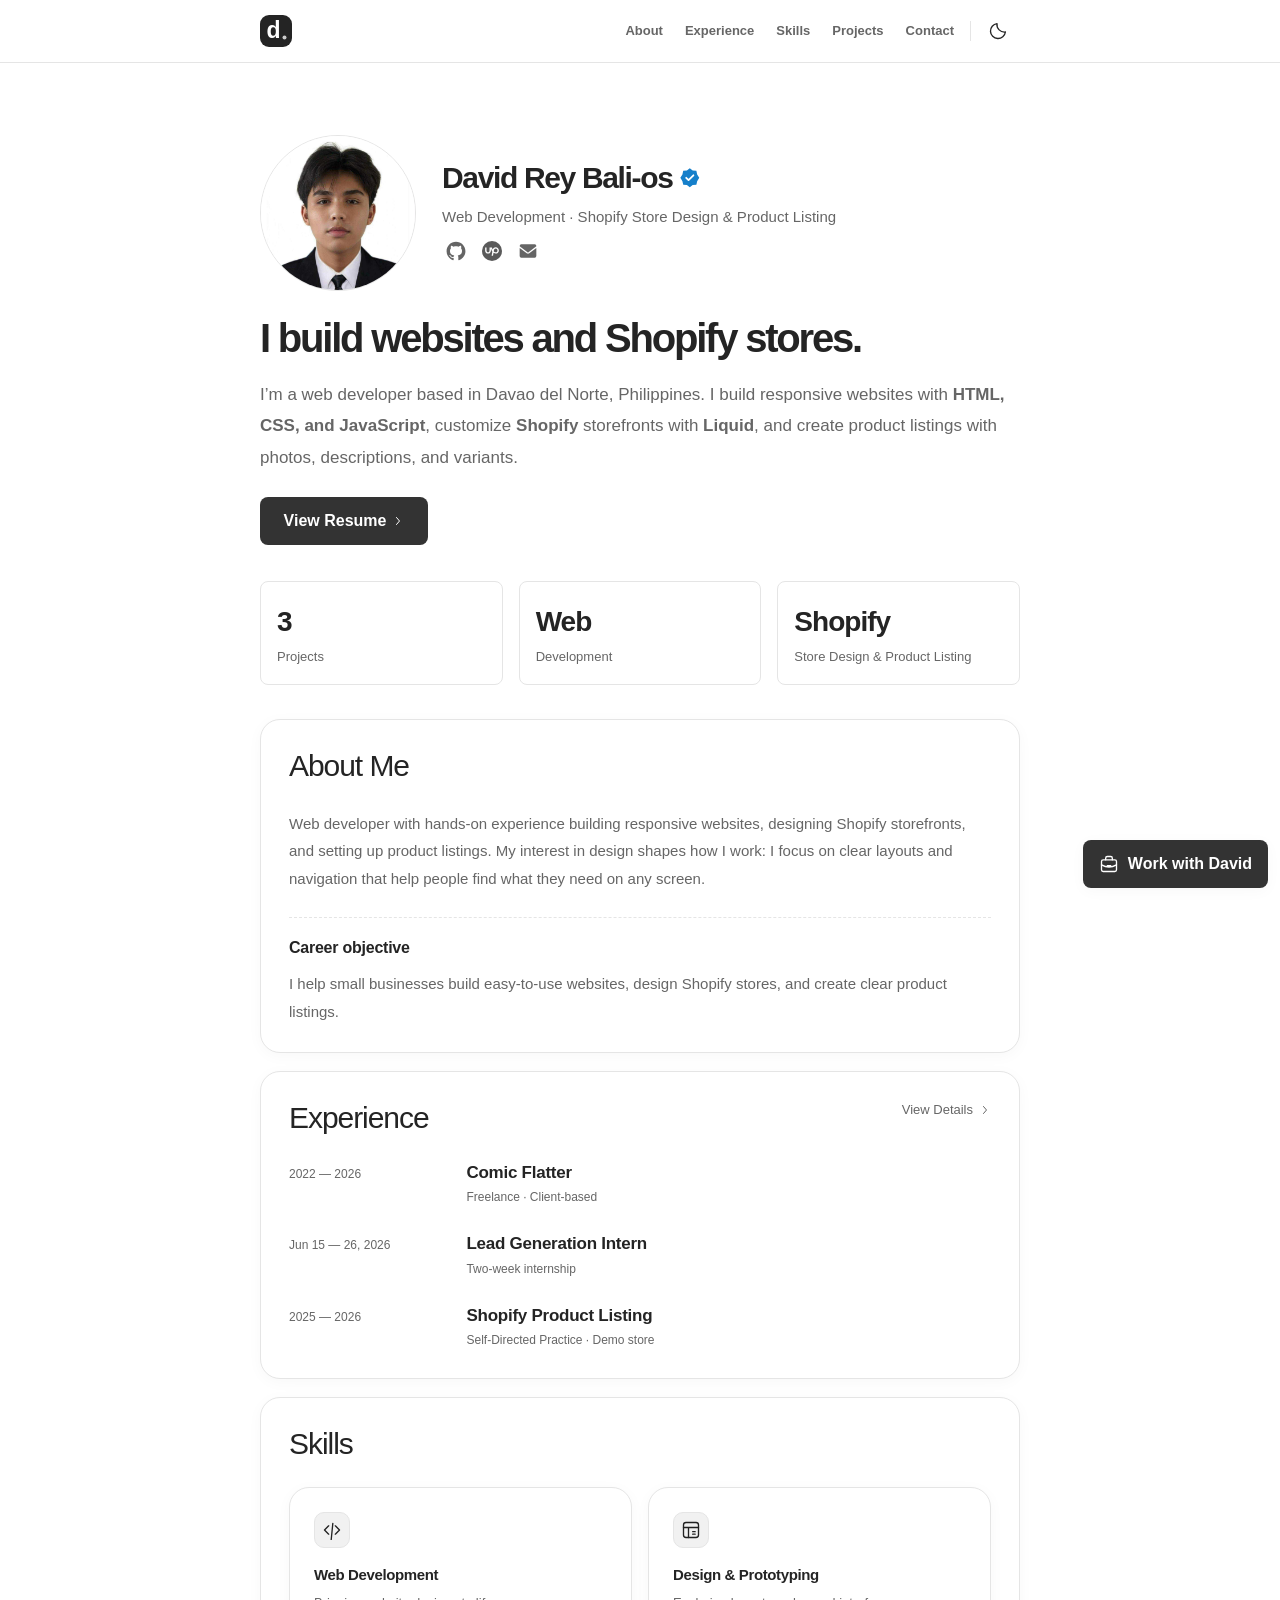
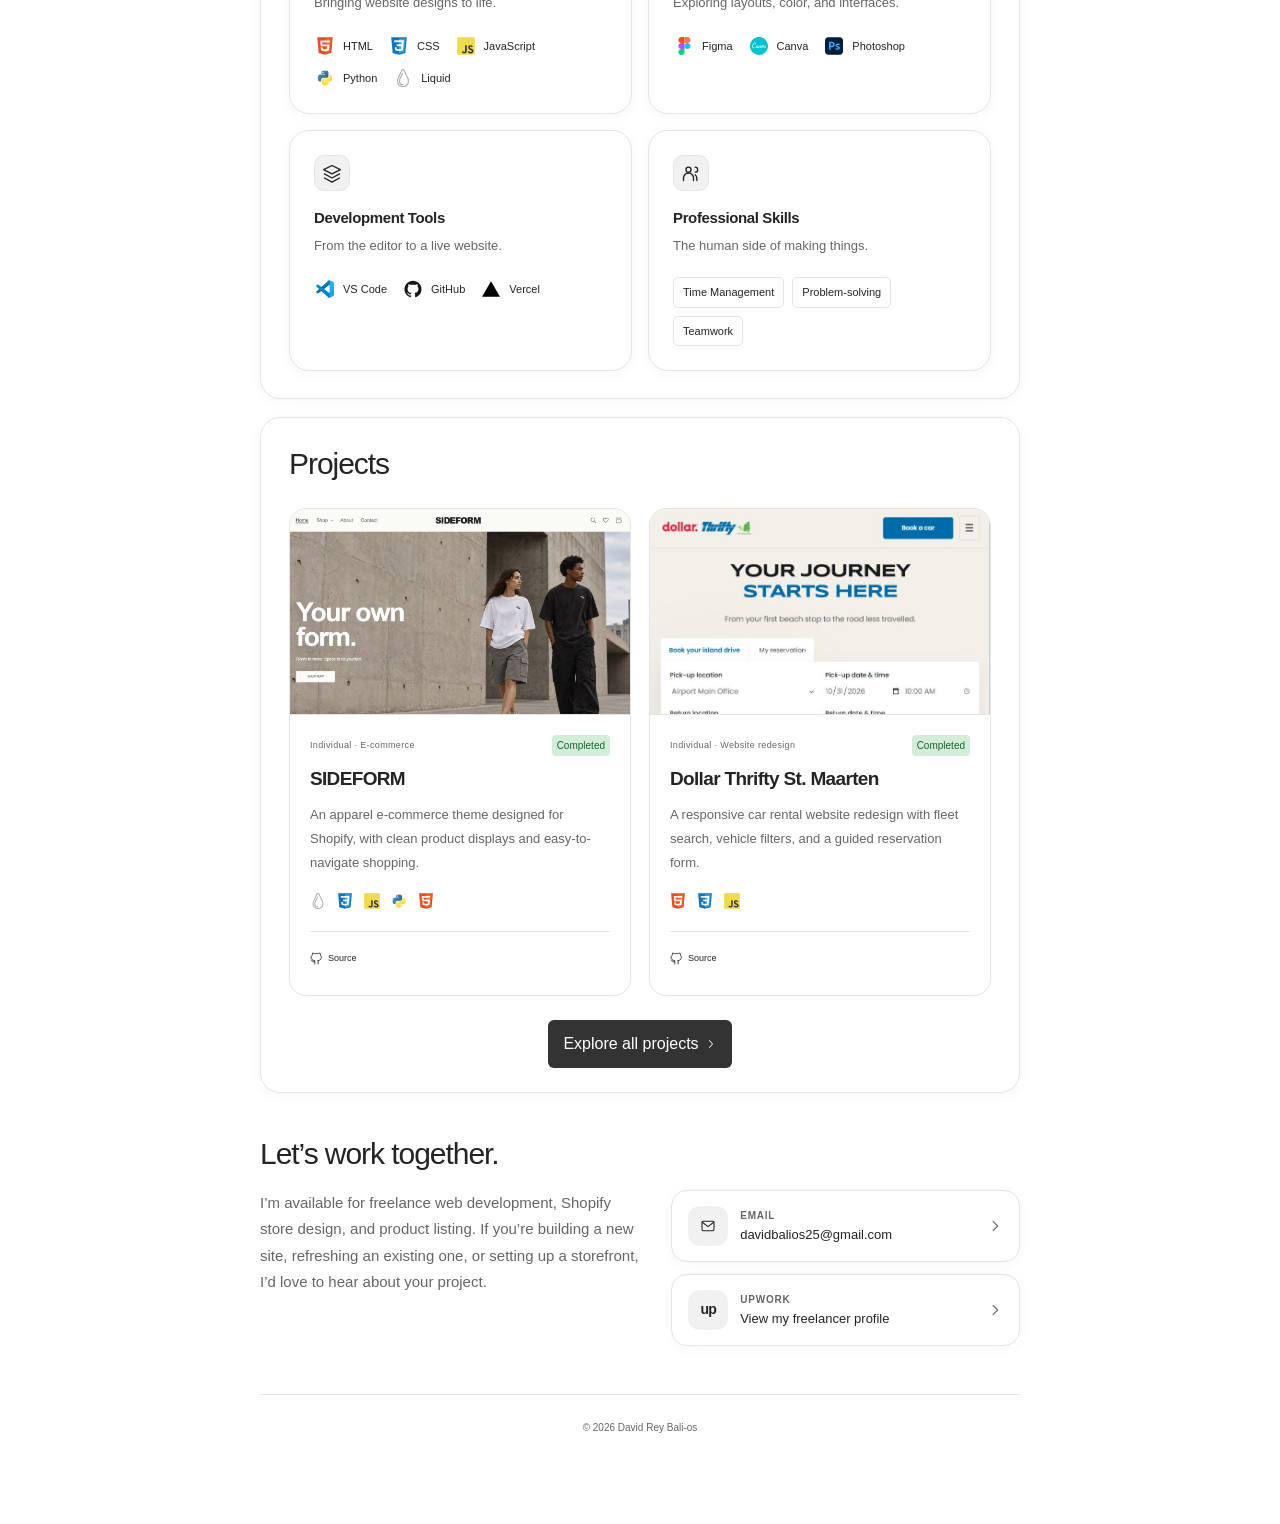
<file: index.html>
<!doctype html>
<html lang="en">
  <head>
    <meta charset="UTF-8" />
    <meta name="viewport" content="width=device-width, initial-scale=1.0" />
    <meta name="format-detection" content="telephone=no, email=no, address=no" />
    <meta name="theme-color" content="#333333" />
    <meta
      name="description"
      content="David Rey Bali-os is a web developer based in Davao del Norte, Philippines, focused on responsive websites and Shopify store design."
    />
    <meta
      property="og:title"
      content="David Rey Bali-os | Web Development &amp; Shopify Store Design"
    />
    <meta
      property="og:description"
      content="Explore my work in web development and Shopify store design."
    />
    <meta property="og:type" content="website" />
    <title>David Rey Bali-os | Web Development &amp; Shopify Store Design</title>
    <link rel="icon" type="image/svg+xml" href="assets/favicon.svg" />
    <script>
      try {
        if (localStorage.getItem("portfolio-theme") === "dark") {
          document.documentElement.dataset.theme = "dark";
        }
      } catch {}
    </script>
    <link rel="stylesheet" href="styles.css" />
    <script src="script.js" defer></script>
  </head>
  <body>
    <svg
      class="icon-library"
      xmlns="http://www.w3.org/2000/svg"
      aria-hidden="true"
    >
      <symbol id="chevron-right" viewBox="0 0 12 12">
        <path d="m4.5 2.5 3 3.5-3 3.5" fill="none" stroke="currentColor" stroke-linecap="round" stroke-linejoin="round" />
      </symbol>
      <symbol id="code" viewBox="0 0 24 24">
        <path d="m8 7-5 5 5 5m8-10 5 5-5 5m-3-13-2 20" />
      </symbol>
      <symbol id="design" viewBox="0 0 24 24">
        <rect x="3" y="3" width="18" height="18" rx="3" />
        <path d="M3 9h18M9 9v12m5-7h3m-3 3h3" />
      </symbol>
      <symbol id="layers" viewBox="0 0 24 24">
        <path d="m12 3 10 5-10 5L2 8Zm-9 10 9 5 9-5M3 18l9 5 9-5" />
      </symbol>
      <symbol id="people" viewBox="0 0 24 24">
        <circle cx="9" cy="8" r="3" />
        <path
          d="M3 21v-3a6 6 0 0 1 12 0v3m2-16a3 3 0 0 1 0 6m2 10v-3a6 6 0 0 0-2-4"
        />
      </symbol>
      <symbol id="pin" viewBox="0 0 24 24">
        <path d="M20 10c0 6-8 12-8 12S4 16 4 10a8 8 0 1 1 16 0Z" />
        <circle cx="12" cy="10" r="2.5" />
      </symbol>
      <symbol id="mail" viewBox="0 0 24 24">
        <rect x="3" y="5" width="18" height="14" rx="2" />
        <path d="m3 6 9 7 9-7" />
      </symbol>
      <symbol id="phone" viewBox="0 0 24 24">
        <path d="m7 3 3 5-3 3a16 16 0 0 0 6 6l3-3 5 3-1 4C11 23 1 13 3 4Z" />
      </symbol>
      <symbol id="award" viewBox="0 0 24 24">
        <circle cx="12" cy="9" r="6" />
        <path d="m8 14-2 8 6-3 6 3-2-8" />
      </symbol>
      <symbol id="github" viewBox="0 0 24 24">
        <path
          d="M9 22v-4c-4 1-4-2-6-2m12 6v-4c0-1-.4-2-1-2 4-.5 7-2 7-6 0-2-.7-3-2-4 .3-1 .3-3-.3-4-2 0-4 1-4 1-2-.5-4-.5-6 0 0 0-2-1-4-1-.6 1-.6 3-.3 4C3 7 2 8 2 10c0 4 3 5.5 7 6-.6.5-1 1-1 2"
        />
      </symbol>
      <symbol id="spark" viewBox="0 0 24 24">
        <path
          d="M12 1c1 7 4 10 11 11-7 1-10 4-11 11C11 16 8 13 1 12 8 11 11 8 12 1Z"
        />
      </symbol>
    </svg>

    <a class="skip-link" href="#main">Skip to content</a>
    <div class="page-frame" id="home">
      <header class="site-header">
      <nav class="section-menu" aria-label="Portfolio navigation">
        <a class="nav-logo" href="#home" aria-label="David Rey Bali-os, back to top">
          <img src="assets/favicon.svg" width="32" height="32" alt="" />
        </a>
        <div class="section-menu-links" id="section-menu-links">
          <a href="#about">About</a>
          <a href="#experience">Experience</a>
          <a href="#skills">Skills</a>
          <a href="#projects">Projects</a>
          <a href="#contact">Contact</a>
        </div>
        <button class="theme-toggle" type="button" aria-label="Dark mode" aria-pressed="false" hidden>
          <svg class="icon theme-moon" viewBox="0 0 24 24" aria-hidden="true">
            <path d="M20.9 13.2A9 9 0 0 1 10.8 3.1 9 9 0 1 0 20.9 13.2Z" />
          </svg>
          <svg class="icon theme-sun" viewBox="0 0 24 24" aria-hidden="true">
            <circle cx="12" cy="12" r="4" />
            <path d="M12 2v2m0 16v2M2 12h2m16 0h2M5 5l1.4 1.4m11.2 11.2L19 19M5 19l1.4-1.4M17.6 6.4 19 5" />
          </svg>
        </button>
        <button class="menu-toggle" type="button" aria-label="Toggle section navigation" aria-expanded="false" aria-controls="section-menu-links" hidden>
          <span class="burger-icon" aria-hidden="true"><span></span><span></span><span></span></span>
        </button>
      </nav>
      </header>
      <main id="main">
        <section class="intro-hero" aria-labelledby="intro-title">
          <div class="intro-profile">
            <img class="intro-portrait" src="assets/portrait.jpg" width="156" height="156"
              alt="David Rey Bali-os" fetchpriority="high" />
            <div>
              <p class="intro-name">David Rey <span class="intro-name-ending">Bali-os
                <svg class="intro-badge" viewBox="0 0 24 24" aria-hidden="true" focusable="false">
                  <path fill="#157fca" d="M12 1.5 15.2 4l4.1.2.9 4 2.3 3.8-2.3 3.8-.9 4-4.1.2-3.2 2.5L8.8 20l-4.1-.2-.9-4L1.5 12l2.3-3.8.9-4L8.8 4Z" />
                  <path d="m8 12 2.6 2.6 5.4-5.4" fill="none" stroke="white" stroke-width="2" stroke-linecap="round" stroke-linejoin="round" />
                </svg></span>
              </p>
              <p class="intro-role">Web Development · Shopify Store Design &amp; Product Listing</p>
              <div
                class="social-strip profile-social"
                aria-label="Professional and social profiles"
              >
                <a
                  href="https://github.com/davidxx22"
                  target="_blank"
                  rel="noopener noreferrer"
                  aria-label="GitHub (opens in a new tab)"
                  title="GitHub"
                  ><span class="intro-github" aria-hidden="true"></span></a>
                <a
                  href="https://www.upwork.com/freelancers/~0166466e7a59f8c428"
                  target="_blank"
                  rel="noopener noreferrer"
                  aria-label="Upwork (opens in a new tab)"
                  title="Upwork"
                  ><span class="intro-upwork" aria-hidden="true"></span></a>
                <a
                  href="https://mail.google.com/mail/?view=cm&amp;fs=1&amp;to=davidbalios25%40gmail.com&amp;su=Project%20Inquiry"
                  target="_blank"
                  rel="noopener noreferrer"
                  aria-label="Compose an email in Gmail (opens in a new tab)"
                  title="Email"
                  ><svg class="intro-social-icon" viewBox="0 0 24 24" aria-hidden="true">
                    <path d="M4 4h16a2 2 0 0 1 2 2v.4l-9.4 7.1a1 1 0 0 1-1.2 0L2 6.4V6a2 2 0 0 1 2-2Z" />
                    <path d="m2 8.3 8.5 6.4a2.5 2.5 0 0 0 3 0L22 8.3V18a2 2 0 0 1-2 2H4a2 2 0 0 1-2-2Z" />
                  </svg></a>
              </div>
            </div>
          </div>
          <h1 id="intro-title">I build websites and Shopify stores.</h1>
          <p class="intro-summary">
            I’m a web developer based in Davao del Norte, Philippines. I build responsive websites
            with <strong>HTML, CSS, and JavaScript</strong>, customize <strong>Shopify</strong>
            storefronts with <strong>Liquid</strong>, and create product listings with photos,
            descriptions, and variants.
          </p>
          <button class="button intro-action" type="button" disabled>
            View Resume
            <svg width="12" height="12" aria-hidden="true"><use href="#chevron-right" /></svg>
          </button>
          <ul class="intro-highlights" aria-label="Portfolio highlights">
            <li><strong>3</strong><span>Projects</span></li>
            <li><strong>Web</strong><span>Development</span></li>
            <li><strong>Shopify</strong><span>Store Design &amp; Product Listing</span></li>
          </ul>
        </section>
        <section
          id="about"
          class="panel about-section section-anchor reveal"
          aria-labelledby="about-title"
        >
          <div class="panel-heading">
            <h2 id="about-title">About Me</h2>
          </div>
          <div class="about-grid">
            <p>
              Web developer with hands-on experience building responsive websites, designing
              Shopify storefronts, and setting up product listings. My interest in design shapes
              how I work: I focus on clear layouts and navigation that help people find what
              they need on any screen.
            </p>
            <div class="objective">
              <h3>Career objective</h3>
              <p>
                I help small businesses build easy-to-use websites, design Shopify stores,
                and create clear product listings.
              </p>
            </div>
          </div>
        </section>
        <section id="experience" class="panel section-anchor reveal" aria-labelledby="experience-title">
          <div class="panel-heading">
            <h2 id="experience-title">Experience</h2>
            <a class="page-nav-link" href="experience.html">
              View Details
              <svg width="12" height="12" aria-hidden="true"><use href="#chevron-right" /></svg>
            </a>
          </div>
          <div class="experience-list">
            <article>
              <p class="timeline-date">2022 — 2026</p>
              <div>
                <h3>Comic Flatter</h3>
                <p class="entry-label">Freelance · Client-based</p>
              </div>
            </article>
            <article>
              <p class="timeline-date">Jun 15 — 26, 2026</p>
              <div>
                <h3>Lead Generation Intern</h3>
                <p class="entry-label">Two-week internship</p>
              </div>
            </article>
            <article>
              <p class="timeline-date">2025 — 2026</p>
              <div>
                <h3>Shopify Product Listing</h3>
                <p class="entry-label">Self-Directed Practice · Demo store</p>
              </div>
            </article>
          </div>
        </section>
        <section
          id="skills"
          class="panel section section-anchor skills-section"
          aria-labelledby="skills-title"
        >
          <div class="container skills-layout">
            <div class="panel-heading reveal">
              <h2 id="skills-title">Skills</h2>
            </div>
            <div class="skills-grid">
              <article class="skill-card reveal">
                <div class="skill-card-top">
                  <span class="skill-icon"
                    ><svg class="icon" aria-hidden="true">
                      <use href="#code" /></svg
                  ></span>
                </div>
                <h3>Web Development</h3>
                <p>Bringing website designs to life.</p>
                <ul class="skill-tags">
                  <li>
                    <span class="tool-mark html-mark" aria-hidden="true"
                      ><img
                        src="assets/icons/html5.svg"
                        alt=""
                        width="18"
                        height="18"
                        loading="lazy" /></span
                    >HTML
                  </li>
                  <li>
                    <span class="tool-mark css-mark" aria-hidden="true"
                      ><img
                        src="assets/icons/css3.svg"
                        alt=""
                        width="18"
                        height="18"
                        loading="lazy" /></span
                    >CSS
                  </li>
                  <li>
                    <span class="tool-mark js-mark" aria-hidden="true"
                      ><img
                        src="assets/icons/javascript.svg"
                        alt=""
                        width="18"
                        height="18"
                        loading="lazy" /></span
                    >JavaScript
                  </li>
                  <li>
                    <span class="tool-mark python-mark" aria-hidden="true"
                      ><img
                        src="assets/icons/python.svg"
                        alt=""
                        width="18"
                        height="18"
                        loading="lazy" /></span
                    >Python
                  </li>
                  <li>
                    <span class="tool-mark liquid-mark" aria-hidden="true"
                      ><img
                        src="assets/icons/liquid.png"
                        alt=""
                        width="18"
                        height="18"
                        loading="lazy" /></span
                    >Liquid
                  </li>
                </ul>
              </article>
              <article class="skill-card reveal">
                <div class="skill-card-top">
                  <span class="skill-icon"
                    ><svg class="icon" aria-hidden="true">
                      <use href="#design" /></svg
                  ></span>
                </div>
                <h3>Design &amp; Prototyping</h3>
                <p>Exploring layouts, color, and interfaces.</p>
                <ul class="skill-tags">
                  <li>
                    <span class="tool-mark figma-mark" aria-hidden="true"
                      ><img
                        src="assets/icons/figma.svg"
                        alt=""
                        width="18"
                        height="18"
                        loading="lazy" /></span
                    >Figma
                  </li>
                  <li>
                    <span class="tool-mark canva-mark" aria-hidden="true"
                      ><img
                        src="assets/icons/canva.svg"
                        alt=""
                        width="18"
                        height="18"
                        loading="lazy" /></span
                    >Canva
                  </li>
                  <li>
                    <span class="tool-mark ps-mark" aria-hidden="true"
                      ><img
                        src="assets/icons/photoshop.svg"
                        alt=""
                        width="18"
                        height="18"
                        loading="lazy" /></span
                    >Photoshop
                  </li>
                </ul>
              </article>
              <article class="skill-card reveal">
                <div class="skill-card-top">
                  <span class="skill-icon"
                    ><svg class="icon" aria-hidden="true">
                      <use href="#layers" /></svg
                  ></span>
                </div>
                <h3>Development Tools</h3>
                <p>From the editor to a live website.</p>
                <ul class="skill-tags">
                  <li>
                    <span class="tool-mark vscode-mark" aria-hidden="true"
                      ><img
                        src="assets/icons/vscode.svg"
                        alt=""
                        width="18"
                        height="18"
                        loading="lazy" /></span
                    >VS Code
                  </li>
                  <li>
                    <span class="tool-mark github-mark" aria-hidden="true"
                      ><img
                        src="assets/icons/github.svg"
                        alt=""
                        width="18"
                        height="18"
                        loading="lazy" /></span
                    >GitHub
                  </li>
                  <li>
                    <span class="tool-mark vercel-mark" aria-hidden="true"
                      ><img
                        src="assets/icons/vercel.svg"
                        alt=""
                        width="18"
                        height="18"
                        loading="lazy" /></span
                    >Vercel
                  </li>
                </ul>
              </article>
              <article class="skill-card reveal">
                <div class="skill-card-top">
                  <span class="skill-icon"
                    ><svg class="icon" aria-hidden="true">
                      <use href="#people" /></svg
                  ></span>
                </div>
                <h3>Professional Skills</h3>
                <p>The human side of making things.</p>
                <ul class="professional-list">
                  <li>Time Management</li>
                  <li>Problem-solving</li>
                  <li>Teamwork</li>
                </ul>
              </article>
            </div>
          </div>
        </section>
        <section
          id="projects"
          class="panel section section-anchor projects-section"
          aria-labelledby="projects-title"
        >
          <div class="container">
            <div class="panel-heading reveal">
              <h2 id="projects-title">Projects</h2>
            </div>
            <div class="project-grid" id="project-grid">
              <article
                class="project-card reveal"
                data-category="individual"
                data-project="sideform"
              >
                <a
                  class="project-image"
                  href="https://sideform.vercel.app/"
                  target="_blank"
                  rel="noopener noreferrer"
                  aria-label="Visit SIDEFORM (opens in a new tab)"
                  ><img
                    src="assets/projects/sideform.png"
                    width="1265"
                    height="712"
                    alt="SIDEFORM apparel storefront with a streetwear campaign and shop navigation"
                    loading="lazy" /></a>
                <div class="project-body">
                  <div class="project-meta">
                    <span>Individual · E-commerce</span
                    ><span class="completed">Completed</span>
                  </div>
                  <h3>SIDEFORM</h3>
                  <p>
                    An apparel e-commerce theme designed for Shopify, with
                    clean product displays and easy-to-navigate shopping.
                  </p>
                  <ul class="project-tech" aria-label="Technologies used">
                    <li title="Liquid"><img src="assets/icons/liquid.png" width="16" height="16" alt="Liquid" loading="lazy" /></li>
                    <li title="CSS"><img src="assets/icons/css3.svg" width="16" height="16" alt="CSS" loading="lazy" /></li>
                    <li title="JavaScript"><img src="assets/icons/javascript.svg" width="16" height="16" alt="JavaScript" loading="lazy" /></li>
                    <li title="Python"><img src="assets/icons/python.svg" width="16" height="16" alt="Python" loading="lazy" /></li>
                    <li title="HTML"><img src="assets/icons/html5.svg" width="16" height="16" alt="HTML" loading="lazy" /></li>
                  </ul>
                  <div class="project-actions">
                    <a
                      href="https://github.com/davidxx22/sideform"
                      target="_blank"
                      rel="noopener noreferrer"
                      aria-label="SIDEFORM source code on GitHub (opens in a new tab)"
                      ><svg class="icon" aria-hidden="true">
                        <use href="#github" />
                      </svg>
                      Source</a
                    >
                  </div>
                </div>
              </article>
              <article class="project-card reveal" data-category="individual" data-project="dollar-thrifty">
                <a class="project-image" href="https://dollarthriftysxm.vercel.app/"
                  target="_blank" rel="noopener noreferrer"
                  aria-label="Visit the Dollar Thrifty redesign (opens in a new tab)">
                  <img src="assets/projects/dollar-thrifty.jpg" width="753" height="980"
                    alt="Dollar Thrifty St. Maarten redesign showing the homepage and rental search form"
                    loading="lazy" />
                </a>
                <div class="project-body">
                  <div class="project-meta">
                    <span>Individual · Website redesign</span><span class="completed">Completed</span>
                  </div>
                  <h3>Dollar Thrifty St. Maarten</h3>
                  <p>A responsive car rental website redesign with fleet search, vehicle filters, and a guided reservation form.</p>
                  <ul class="project-tech" aria-label="Technologies used">
                    <li title="HTML"><img src="assets/icons/html5.svg" width="16" height="16" alt="HTML" loading="lazy" /></li>
                    <li title="CSS"><img src="assets/icons/css3.svg" width="16" height="16" alt="CSS" loading="lazy" /></li>
                    <li title="JavaScript"><img src="assets/icons/javascript.svg" width="16" height="16" alt="JavaScript" loading="lazy" /></li>
                  </ul>
                  <div class="project-actions">
                    <a href="https://github.com/davidxx22/dollar-thrifty-st.maarten-redesign"
                      target="_blank" rel="noopener noreferrer"
                      aria-label="Dollar Thrifty redesign source code on GitHub (opens in a new tab)">
                      <svg class="icon" aria-hidden="true"><use href="#github" /></svg>
                      Source
                    </a>
                  </div>
                </div>
              </article>
            </div>
            <p class="more-projects">
              <a class="button button-primary" href="projects.html">
                Explore all projects
                <svg width="12" height="12" aria-hidden="true"><use href="#chevron-right" /></svg>
              </a>
            </p>
          </div>
        </section>
        <section
          id="contact"
          class="section section-anchor contact-section"
          aria-labelledby="contact-title"
        >
          <h2 id="contact-title">Let’s work together.</h2>
          <div class="contact-grid">
            <p>
              I’m available for freelance web development, Shopify store design, and product listing.
              If you’re building a new site, refreshing an existing one, or setting
              up a storefront, I’d love to hear about your project.
            </p>
            <div class="contact-info">
              <a class="contact-item" href="https://mail.google.com/mail/?view=cm&amp;fs=1&amp;to=davidbalios25%40gmail.com&amp;su=Project%20Inquiry" target="_blank" rel="noopener noreferrer">
                <span class="contact-icon"><svg class="icon" aria-hidden="true"><use href="#mail" /></svg></span>
                <span><small>Email</small><strong>davidbalios25@gmail.com</strong></span>
                <svg class="icon contact-arrow" viewBox="0 0 24 24" aria-hidden="true"><path d="m9 5 7 7-7 7" /></svg>
              </a>
              <a class="contact-item" href="https://www.upwork.com/freelancers/~0166466e7a59f8c428" target="_blank" rel="noopener noreferrer">
                <span class="contact-icon"><span class="upwork-mark" aria-hidden="true">up</span></span>
                <span><small>Upwork</small><strong>View my freelancer profile</strong></span>
                <svg class="icon contact-arrow" viewBox="0 0 24 24" aria-hidden="true"><path d="m9 5 7 7-7 7" /></svg>
              </a>
            </div>
          </div>
        </section>
      </main>
      <footer class="site-footer">
        <p>© <span id="current-year">2026</span> David Rey Bali-os</p>
      </footer>
    </div>
    <div class="floating-actions">
      <a class="back-to-top" href="#home" aria-label="Back to top" hidden>
        <svg class="icon" viewBox="0 0 24 24" aria-hidden="true">
          <path d="m6 15 6-6 6 6" />
        </svg>
      </a>
      <details class="work-widget">
        <summary>
          <svg class="icon" viewBox="0 0 24 24" aria-hidden="true">
            <rect x="3" y="7" width="18" height="14" rx="2" />
            <path d="M8 7V5a2 2 0 0 1 2-2h4a2 2 0 0 1 2 2v2M3 13a18 18 0 0 0 18 0m-11 1h4" />
          </svg>
          Work with David
        </summary>
        <section class="work-panel" aria-labelledby="work-title">
          <h2 id="work-title">Work with David</h2>
          <button class="work-close" type="button" aria-label="Close contact options" hidden>×</button>
          <p>Have a project in mind? Let’s connect.</p>
          <a href="https://mail.google.com/mail/?view=cm&amp;fs=1&amp;to=davidbalios25%40gmail.com&amp;su=Project%20Inquiry" target="_blank" rel="noopener noreferrer">
            <span class="work-icon"><svg class="icon" aria-hidden="true"><use href="#mail" /></svg></span>
            <span><strong>Send an email</strong><small>Projects &amp; inquiries</small></span>
            <svg class="work-arrow" width="12" height="12" aria-hidden="true"><use href="#chevron-right" /></svg>
          </a>
          <a href="https://www.upwork.com/freelancers/~0166466e7a59f8c428" target="_blank" rel="noopener noreferrer">
            <span class="work-icon"><span class="upwork-mark" aria-hidden="true">up</span></span>
            <span><strong>Connect on Upwork</strong><small>View my freelancer profile</small></span>
            <svg class="work-arrow" width="12" height="12" aria-hidden="true"><use href="#chevron-right" /></svg>
          </a>
        </section>
      </details>
    </div>
  </body>
</html>
</file>
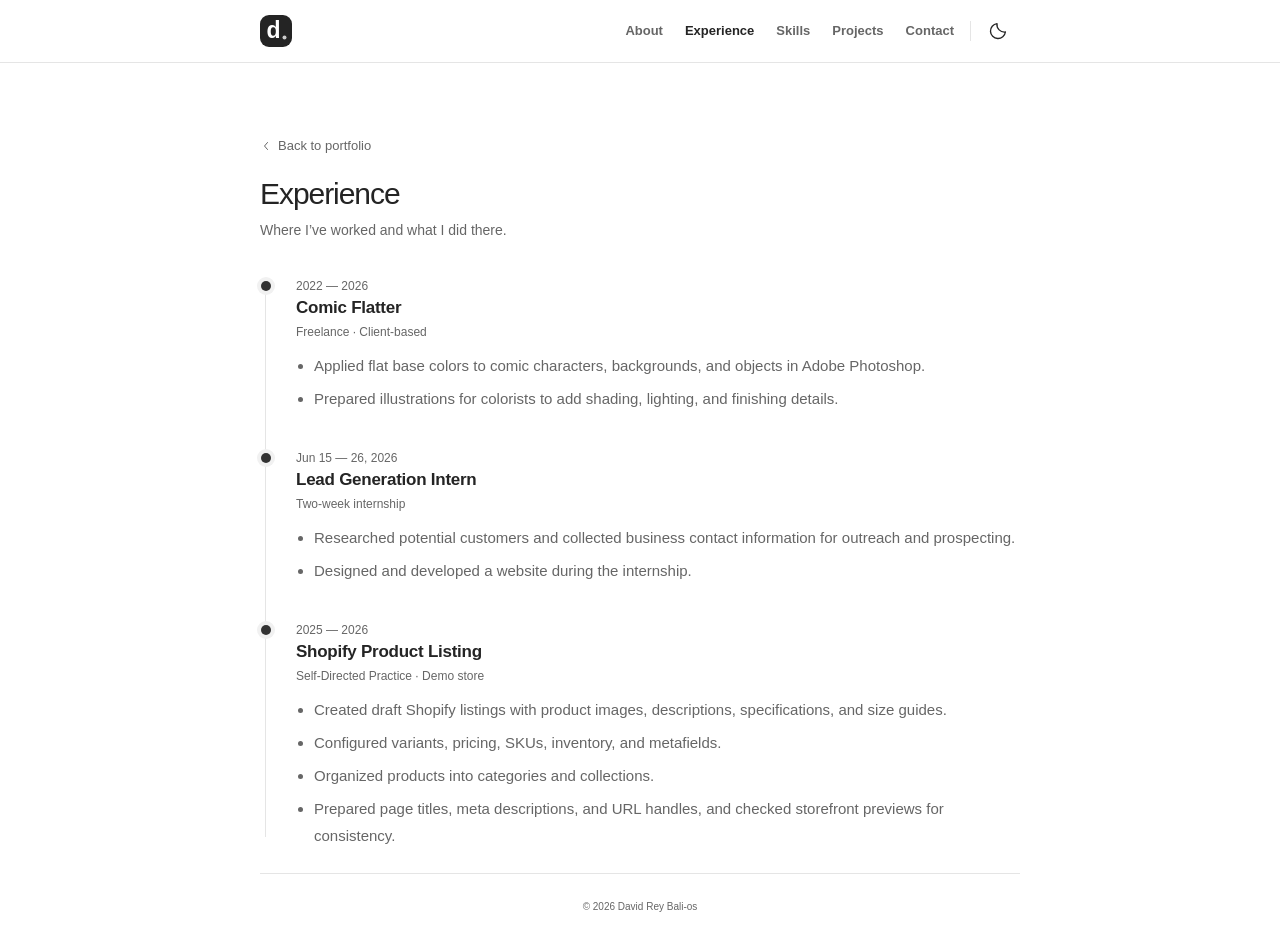
<file: experience.html>
<!doctype html>
<html lang="en">
  <head>
    <meta charset="UTF-8" />
    <meta name="viewport" content="width=device-width, initial-scale=1.0" />
    <title>Experience | David Rey Bali-os</title>
    <link rel="icon" type="image/svg+xml" href="assets/favicon.svg" />
    <script>
      try {
        if (localStorage.getItem("portfolio-theme") === "dark") {
          document.documentElement.dataset.theme = "dark";
        }
      } catch {}
    </script>
    <link rel="stylesheet" href="styles.css" />
    <script src="script.js" defer></script>
  </head>
  <body>
    <a class="skip-link" href="#main">Skip to content</a>
    <div class="page-frame">
      <header class="site-header">
        <nav class="section-menu" aria-label="Portfolio navigation">
          <a class="nav-logo" href="index.html#home" aria-label="David Rey Bali-os, home">
            <img src="assets/favicon.svg" width="32" height="32" alt="" />
          </a>
          <div class="section-menu-links" id="section-menu-links">
            <a href="index.html#about">About</a>
            <a href="experience.html" aria-current="page">Experience</a>
            <a href="index.html#skills">Skills</a>
            <a href="index.html#projects">Projects</a>
            <a href="index.html#contact">Contact</a>
          </div>
          <button class="theme-toggle" type="button" aria-label="Dark mode" aria-pressed="false" hidden>
            <svg class="icon theme-moon" viewBox="0 0 24 24" aria-hidden="true">
              <path d="M20.9 13.2A9 9 0 0 1 10.8 3.1 9 9 0 1 0 20.9 13.2Z" />
            </svg>
            <svg class="icon theme-sun" viewBox="0 0 24 24" aria-hidden="true">
              <circle cx="12" cy="12" r="4" />
              <path d="M12 2v2m0 16v2M2 12h2m16 0h2M5 5l1.4 1.4m11.2 11.2L19 19M5 19l1.4-1.4M17.6 6.4 19 5" />
            </svg>
          </button>
          <button class="menu-toggle" type="button" aria-label="Toggle section navigation" aria-expanded="false" aria-controls="section-menu-links" hidden>
            <span class="burger-icon" aria-hidden="true"><span></span><span></span><span></span></span>
          </button>
        </nav>
      </header>
      <main id="main" class="experience-page">
        <a class="page-nav-link portfolio-back-link" href="index.html#experience">
          <svg width="12" height="12" viewBox="0 0 12 12" fill="none" aria-hidden="true">
            <path d="m7.5 2.5-3 3.5 3 3.5" stroke="currentColor" stroke-linecap="round" stroke-linejoin="round" />
          </svg>
          Back to portfolio
        </a>
        <header>
          <h1>Experience</h1>
          <p>Where I’ve worked and what I did there.</p>
        </header>
        <div class="timeline">
          <article>
            <p class="timeline-date">2022 — 2026</p>
            <div>
              <h3>Comic Flatter</h3>
              <p class="entry-label">Freelance · Client-based</p>
              <ul class="experience-duties">
                <li>Applied flat base colors to comic characters, backgrounds, and objects in Adobe Photoshop.</li>
                <li>Prepared illustrations for colorists to add shading, lighting, and finishing details.</li>
              </ul>
            </div>
          </article>
          <article>
            <p class="timeline-date">Jun 15 — 26, 2026</p>
            <div>
              <h3>Lead Generation Intern</h3>
              <p class="entry-label">Two-week internship</p>
              <ul class="experience-duties">
                <li>Researched potential customers and collected business contact information for outreach and prospecting.</li>
                <li>Designed and developed a website during the internship.</li>
              </ul>
            </div>
          </article>
          <article>
            <p class="timeline-date">2025 — 2026</p>
            <div>
              <h3>Shopify Product Listing</h3>
              <p class="entry-label">Self-Directed Practice · Demo store</p>
              <ul class="experience-duties">
                <li>Created draft Shopify listings with product images, descriptions, specifications, and size guides.</li>
                <li>Configured variants, pricing, SKUs, inventory, and metafields.</li>
                <li>Organized products into categories and collections.</li>
                <li>Prepared page titles, meta descriptions, and URL handles, and checked storefront previews for consistency.</li>
              </ul>
            </div>
          </article>
        </div>
      </main>
      <footer class="site-footer">
        <p>© <span id="current-year">2026</span> David Rey Bali-os</p>
      </footer>
    </div>
  </body>
</html>
</file>
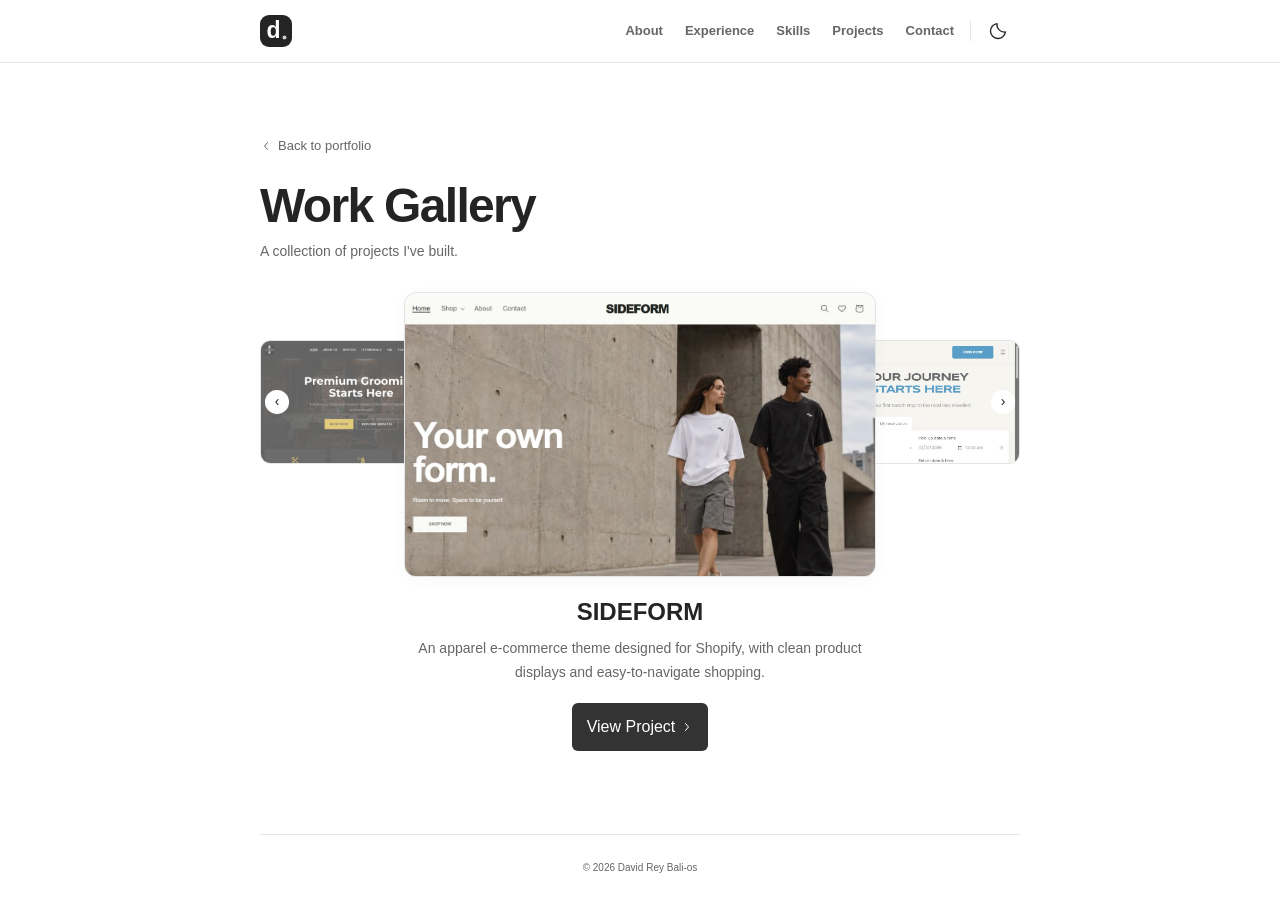
<file: projects.html>
<!doctype html>
<html lang="en">
  <head>
    <meta charset="UTF-8" />
    <meta name="viewport" content="width=device-width, initial-scale=1.0" />
    <title>Work Gallery | David Rey Bali-os</title>
    <link rel="icon" type="image/svg+xml" href="assets/favicon.svg" />
    <script>
      try {
        if (localStorage.getItem("portfolio-theme") === "dark") {
          document.documentElement.dataset.theme = "dark";
        }
      } catch {}
    </script>
    <link rel="stylesheet" href="styles.css" />
    <script src="script.js" defer></script>
  </head>
  <body>
    <svg class="icon-library" xmlns="http://www.w3.org/2000/svg" aria-hidden="true">
      <symbol id="chevron-right" viewBox="0 0 12 12">
        <path d="m4.5 2.5 3 3.5-3 3.5" fill="none" stroke="currentColor" stroke-linecap="round" stroke-linejoin="round" />
      </symbol>
    </svg>
    <a class="skip-link" href="#main">Skip to content</a>
    <div class="page-frame">
      <header class="site-header">
        <nav class="section-menu" aria-label="Portfolio navigation">
          <a class="nav-logo" href="index.html#home" aria-label="David Rey Bali-os, home">
            <img src="assets/favicon.svg" width="32" height="32" alt="" />
          </a>
          <div class="section-menu-links" id="section-menu-links">
            <a href="index.html#about">About</a>
            <a href="index.html#experience">Experience</a>
            <a href="index.html#skills">Skills</a>
            <a href="index.html#projects">Projects</a>
            <a href="index.html#contact">Contact</a>
          </div>
          <button class="theme-toggle" type="button" aria-label="Dark mode" aria-pressed="false" hidden>
            <svg class="icon theme-moon" viewBox="0 0 24 24" aria-hidden="true">
              <path d="M20.9 13.2A9 9 0 0 1 10.8 3.1 9 9 0 1 0 20.9 13.2Z" />
            </svg>
            <svg class="icon theme-sun" viewBox="0 0 24 24" aria-hidden="true">
              <circle cx="12" cy="12" r="4" />
              <path d="M12 2v2m0 16v2M2 12h2m16 0h2M5 5l1.4 1.4m11.2 11.2L19 19M5 19l1.4-1.4M17.6 6.4 19 5" />
            </svg>
          </button>
          <button class="menu-toggle" type="button" aria-label="Toggle section navigation" aria-expanded="false" aria-controls="section-menu-links" hidden>
            <span class="burger-icon" aria-hidden="true"><span></span><span></span><span></span></span>
          </button>
        </nav>
      </header>
      <main id="main" class="projects-archive">
        <section aria-labelledby="projects-title">
          <div class="container">
            <a class="page-nav-link portfolio-back-link" href="index.html#projects">
              <svg width="12" height="12" viewBox="0 0 12 12" fill="none" aria-hidden="true">
                <path d="m7.5 2.5-3 3.5 3 3.5" stroke="currentColor" stroke-linecap="round" stroke-linejoin="round" />
              </svg>
              Back to portfolio
            </a>
            <h1 id="projects-title">Work Gallery</h1>
            <p class="gallery-intro">A collection of projects I've built.</p>
            <div class="work-gallery">
              <button class="gallery-preview gallery-previous" type="button" hidden>
                <img src="assets/projects/barbershop.png" alt="" />
                <span aria-hidden="true">‹</span>
              </button>
              <button class="gallery-preview gallery-next" type="button" hidden>
                <img src="assets/projects/dollar-thrifty.jpg" alt="" />
                <span aria-hidden="true">›</span>
              </button>
              <article class="gallery-project" data-project="sideform">
                <a class="project-image" href="https://sideform.vercel.app/" target="_blank" rel="noopener noreferrer" aria-label="Visit SIDEFORM (opens in a new tab)">
                  <img src="assets/projects/sideform.png" width="1265" height="712" alt="SIDEFORM apparel storefront" />
                </a>
                <h2>SIDEFORM</h2>
                <p>An apparel e-commerce theme designed for Shopify, with clean product displays and easy-to-navigate shopping.</p>
                <div class="gallery-links">
                  <a class="button button-primary gallery-action" href="https://sideform.vercel.app/" target="_blank" rel="noopener noreferrer">
                    View Project
                    <svg width="12" height="12" aria-hidden="true"><use href="#chevron-right" /></svg>
                  </a>
                </div>
              </article>
              <article class="gallery-project" data-project="dollar-thrifty">
                <a class="project-image" href="https://dollarthriftysxm.vercel.app/" target="_blank" rel="noopener noreferrer" aria-label="Visit the Dollar Thrifty redesign (opens in a new tab)">
                  <img src="assets/projects/dollar-thrifty.jpg" width="753" height="980" alt="Dollar Thrifty St. Maarten homepage and rental search form" />
                </a>
                <h2>Dollar Thrifty St. Maarten</h2>
                <p>A responsive car rental website redesign with fleet search, vehicle filters, and a guided reservation form.</p>
                <div class="gallery-links">
                  <a class="button button-primary gallery-action" href="https://dollarthriftysxm.vercel.app/" target="_blank" rel="noopener noreferrer">
                    View Project
                    <svg width="12" height="12" aria-hidden="true"><use href="#chevron-right" /></svg>
                  </a>
                </div>
              </article>
              <article
                class="gallery-project"
                data-project="barbershop"
              >
                <a
                  class="project-image"
                  href="https://gainsvilles-exclusice-barbershop.vercel.app/"
                  target="_blank"
                  rel="noopener noreferrer"
                  aria-label="Visit the barbershop website (opens in a new tab)"
                  ><img
                    src="assets/projects/barbershop.png"
                    width="1265"
                    height="712"
                    alt="Gainesville’s Exclusive Barbershop homepage with grooming services navigation"
                    loading="lazy" /></a>
                <h2>Gainesville’s Exclusive Barbershop</h2>
                <p>A barbershop website showcasing services and barber profiles to help customers explore their grooming options.</p>
                <div class="gallery-links">
                  <a class="button button-primary gallery-action" href="https://gainsvilles-exclusice-barbershop.vercel.app/" target="_blank" rel="noopener noreferrer">
                    View Project
                    <svg width="12" height="12" aria-hidden="true"><use href="#chevron-right" /></svg>
                  </a>
                </div>
              </article>
              <p class="gallery-status visually-hidden" aria-live="polite" hidden></p>
            </div>
          </div>
        </section>
      </main>
      <footer class="site-footer">
        <p>© <span id="current-year">2026</span> David Rey Bali-os</p>
      </footer>
    </div>
  </body>
</html>
</file>
<file: styles.css>
:root {
  --ink: #242424;
  --accent: #333333;
  --accent-dark: #222222;
  --accent-soft: #f1f1f1;
  --muted: #666666;
  --line: #e5e5e5;
  --paper: #ffffff;
  --soft: #f3f3f3;
  --canvas: #ffffff;
  --link-hover: #1565c0;
  --shadow: 0 3px 15px #00000008;
}
@media screen {
  :root[data-theme="dark"] {
    color-scheme: dark;
    --ink: #f2f2f3;
    --accent: #465165;
    --accent-dark: #e0e2e8;
    --accent-soft: #282d36;
    --muted: #b7bbc5;
    --line: #383e49;
    --paper: #1b1f26;
    --canvas: #111318;
    --link-hover: #9bc8ff;
    --shadow: 0 3px 15px #0003;
  }
}
* {
  box-sizing: border-box;
}
html {
  scroll-behavior: smooth;
  scroll-padding-top: 140px;
}
body {
  margin: 0;
  background: var(--canvas);
  color: var(--ink);
  font-family: "Segoe UI", Arial, sans-serif;
  font-size: 14px;
  line-height: 1.7;
  -webkit-font-smoothing: antialiased;
}
a {
  color: inherit;
  text-decoration: none;
}
button {
  font: inherit;
  color: inherit;
  cursor: pointer;
  border: 0;
}
a,
button {
  -webkit-tap-highlight-color: transparent;
  touch-action: manipulation;
}
a:focus-visible,
button:focus-visible {
  outline: 2px solid var(--accent);
  outline-offset: 5px;
  border-radius: 3px;
}
img {
  display: block;
  max-width: 100%;
  height: auto;
}
svg {
  display: block;
}
h1,
h2,
h3,
h4,
p {
  margin: 0;
}
h1,
h2,
h3,
h4 {
  line-height: 1.25;
}
p {
  color: var(--muted);
}
ul {
  list-style: none;
  padding: 0;
  margin: 0;
}
[hidden] {
  display: none !important;
}
::selection {
  background: #e5e5e5;
  color: #222222;
}
.icon {
  width: 20px;
  height: 20px;
  stroke: currentColor;
  fill: none;
  stroke-width: 1.6;
  stroke-linecap: round;
  stroke-linejoin: round;
  flex-shrink: 0;
}
.icon-library {
  width: 0;
  height: 0;
  position: absolute;
  overflow: hidden;
}
.visually-hidden {
  position: absolute;
  width: 1px;
  height: 1px;
  margin: -1px;
  padding: 0;
  border: 0;
  overflow: hidden;
  clip-path: inset(50%);
  white-space: nowrap;
}
.skip-link {
  position: fixed;
  z-index: 100;
  top: -70px;
  left: 30px;
  background: var(--accent);
  color: #fff;
  padding: 10px 18px;
}
.skip-link:focus {
  top: 12px;
}
.page-frame {
  min-height: 100dvh;
}




.profile-social {
  margin-top: 16px;
}
.upwork-mark {
  font-size: 14px;
  font-weight: 700;
  letter-spacing: -0.07em;
}
.social-strip {
  display: flex;
  gap: 8px;
}
.social-strip a {
  width: 28px;
  height: 28px;
  border-radius: 6px;
  border: 1px solid var(--line);
  display: grid;
  place-items: center;
  font-size: 15px;
  font-weight: 650;
  box-shadow: 0 2px 4px #00000005;
  transition:
    background 0.2s,
    color 0.2s;
}
.social-strip a:hover {
  background: var(--accent);
  color: #fff;
}
.social-strip .icon {
  width: 16px;
  height: 16px;
}

main {
  min-width: 0;
  display: flex;
  flex-direction: column;
  gap: 18px;
}
.site-header {
  position: sticky;
  top: 0;
  z-index: 10;
  background: color-mix(in srgb, var(--canvas) 92%, transparent);
  border-bottom: 1px solid var(--line);
  backdrop-filter: blur(12px);
}
.section-menu,
main,
.site-footer {
  width: min(calc(100% - 32px), 760px);
  margin-inline: auto;
}
.section-menu {
  display: grid;
  grid-template-columns: 44px minmax(0, 1fr) 44px;
  align-items: center;
  gap: 12px;
  padding-block: 9px;
}
.nav-logo,
.theme-toggle,
.menu-toggle {
  display: grid;
  place-items: center;
  width: 44px;
  height: 44px;
  padding: 0;
  border-radius: 50%;
  background: transparent;
}
.nav-logo {
  justify-items: start;
}
.theme-toggle {
  grid-column: 3;
  grid-row: 1;
}
@media (width > 600px) {
  .theme-toggle {
    position: relative;
  }
  .theme-toggle::before {
    content: "";
    position: absolute;
    inset-inline-start: -6px;
    height: 20px;
    border-inline-start: 1px solid var(--line);
  }
}
.nav-logo:hover,
.theme-toggle:hover,
.menu-toggle:hover {
  background: var(--accent-soft);
}
.theme-sun,
[data-theme="dark"] .theme-moon {
  display: none;
}
[data-theme="dark"] .theme-sun {
  display: block;
}
.section-menu-links {
  display: flex;
  flex-wrap: wrap;
  gap: 2px;
  width: 100%;
  justify-content: flex-end;
}
.menu-toggle {
  display: none;
}
@media (max-width: 600px) {
  .section-menu {
    position: relative;
    grid-template-columns: 44px minmax(0, 1fr) 44px 44px;
  }
  .menu-toggle {
    display: grid;
    grid-column: 4;
    grid-row: 1;
    border: 1px solid var(--line);
    border-radius: 10px;
    background: var(--paper);
  }
  .burger-icon {
    display: flex;
    flex-direction: column;
    gap: 4px;
    width: 18px;
  }
  .burger-icon span {
    height: 2px;
    width: 100%;
    background: currentColor;
    border-radius: 1px;
  }
  .section-menu-links {
    display: grid;
    grid-column: 1 / -1;
    grid-row: 2;
    grid-template-columns: minmax(0, 1fr);
    gap: 0;
    background: var(--paper);
    border: 1px solid var(--line);
    border-radius: 16px;
    box-shadow: 0 8px 24px rgb(0 0 0 / 12%);
    padding: 8px;
  }
  .section-menu:has(.menu-toggle:not([hidden])) .section-menu-links {
    position: absolute;
    inset: calc(100% + 8px) 0 auto;
    left: auto;
    width: 50%;
    max-height: calc(100dvh - 86px);
    overflow-y: auto;
    transition: transform 220ms ease, opacity 220ms ease;
  }
  .section-menu:has(.menu-toggle[aria-expanded="false"]:not([hidden])) .section-menu-links {
    visibility: hidden;
    pointer-events: none;
    opacity: 0;
    transform: translateY(-12px);
    transition: transform 220ms ease, opacity 220ms ease, visibility 0s 220ms;
  }
  .section-menu .section-menu-links a {
    justify-content: flex-start;
    min-height: 48px;
    padding-inline: 16px;
    color: var(--ink);
    font-size: 14px;
    font-weight: 400;
  }
}
.section-menu-links a {
  display: flex;
  align-items: center;
  justify-content: center;
  flex: 0 0 auto;
  min-height: 44px;
  padding: 8px 10px;
  border-radius: 7px;
  color: var(--muted);
  font-size: 13px;
  font-weight: 600;
  transition: background-color 0.2s, color 0.2s;
}
.section-menu-links a:hover,
.section-menu-links a:focus-visible {
  background: var(--accent-soft);
  color: var(--ink);
}
.section-menu-links a[aria-current] {
  color: var(--ink);
}
.section-anchor {
  scroll-margin-top: 0;
}
.panel,
.skill-card {
  background: var(--paper);
  border-radius: 20px;
  border: 1px solid var(--line);
  box-shadow: var(--shadow);
}
.panel {
  padding: 27px 28px;
}
.panel-heading {
  display: flex;
  justify-content: space-between;
  align-items: baseline;
  gap: 18px;
  margin-bottom: 25px;
}
.panel-heading h2,
.panel-heading h3,
.projects-archive h1,
.experience-page h1,
.contact-section h2 {
  font-size: 1.5rem;
  font-weight: 400;
  letter-spacing: -0.035em;
}
@media (min-width: 40rem) {
  .panel-heading h2,
  .panel-heading h3,
  .projects-archive h1,
  .experience-page h1,
  .contact-section h2 {
    font-size: 1.875rem;
  }
}

.about-grid {
  display: grid;
  gap: 24px;
}
.about-grid p,
.experience-duties {
  font-size: 15px;
}
.about-grid p {
  line-height: 1.85;
}
.objective {
  border-top: 1px dashed var(--line);
  padding-top: 20px;
}
.objective h3 {
  font-size: 16px;
  letter-spacing: -0.015em;
  margin-bottom: 12px;
}
.page-nav-link {
  display: inline-flex;
  align-self: flex-start;
  align-items: center;
  gap: 6px;
  color: var(--muted);
  font-size: 13px;
  white-space: nowrap;
}
.page-nav-link:hover,
.page-nav-link:focus-visible {
  color: var(--ink);
}
.experience-list {
  display: grid;
  gap: 26px;
}
.experience-list article {
  display: grid;
  grid-template-columns: minmax(120px, 23%) minmax(0, 1fr);
  gap: 16px;
}
.experience-page header p {
  margin-top: 6px;
}
.experience-page .timeline {
  margin-top: 14px;
}
.timeline {
  padding-left: 12px;
  position: relative;
}
.timeline::before {
  content: "";
  position: absolute;
  top: 8px;
  bottom: 12px;
  left: 5px;
  width: 1px;
  background: #dedede;
}
.timeline article {
  position: relative;
  padding-left: 24px;
  margin-bottom: 34px;
}
.timeline article:last-child {
  margin-bottom: 0;
}
.timeline article::before {
  content: "";
  width: 10px;
  height: 10px;
  position: absolute;
  left: -11px;
  top: 7px;
  border-radius: 50%;
  background: var(--accent);
  box-shadow: 0 0 0 4px var(--accent-soft);
}
.timeline-date {
  font-size: 0.75rem;
  color: var(--muted);
  padding-top: 2px;
}
.experience-list h3,
.timeline h3 {
  font-size: 17px;
  font-weight: 650;
  letter-spacing: -0.015em;
}
.experience-list .entry-label,
.timeline .entry-label {
  font-size: 12px;
  color: var(--muted);
  margin-top: 4px;
}
.experience-duties {
  margin-top: 10px;
  line-height: 1.8;
  color: var(--muted);
  list-style: disc;
  padding-inline-start: 18px;
}
.experience-duties li + li {
  margin-top: 6px;
}
.skills-layout {
  display: block;
}
.section-intro {
  display: flex;
  align-items: baseline;
  flex-wrap: wrap;
  gap: 10px 20px;
  padding: 12px 5px 20px;
}
.eyebrow {
  font-size: 9px;
  letter-spacing: 0.12em;
  font-weight: 600;
  color: #555;
}
.section-intro .eyebrow {
  width: 100%;
}
.section-intro h2 {
  font-size: 24px;
  font-weight: 600;
  letter-spacing: -0.04em;
}
.section-intro > p:last-of-type {
  font-size: 11px;
  max-width: 350px;
  margin-left: auto;
}
.skills-grid {
  display: grid;
  grid-template-columns: repeat(2, minmax(0, 1fr));
  gap: 16px;
}
.skill-card {
  padding: 24px;
  transition:
    transform 0.2s,
    box-shadow 0.2s;
}
.skill-card:hover {
  transform: translateY(-3px);
  box-shadow: 0 8px 20px #00000006;
}
.skill-card-top {
  display: flex;
  align-items: center;
  justify-content: space-between;
  margin-bottom: 18px;
}

.skill-icon {
  width: 36px;
  height: 36px;
  background: var(--accent-soft);
  border: 1px solid var(--line);
  border-radius: 10px;
  display: grid;
  place-items: center;
}
.skill-card h3 {
  font-size: 15px;
  font-weight: 600;
  letter-spacing: -0.025em;
}
.skill-card > p {
  font-size: 13px;
  margin-top: 7px;
}
.skill-tags {
  display: flex;
  flex-wrap: wrap;
  gap: 10px 15px;
  margin-top: 21px;
}
.skill-tags li {
  display: flex;
  align-items: center;
  gap: 7px;
  font-size: 11px;
}
.tool-mark {
  display: grid;
  place-items: center;
  width: 22px;
  height: 22px;
  background: transparent;
  border: 0;
}
.tool-mark img {
  width: 18px;
  height: 18px;
  object-fit: contain;
}
.professional-list {
  display: flex;
  flex-wrap: wrap;
  gap: 8px;
  margin-top: 20px;
}
.professional-list li {
  font-size: 11px;
  border: 1px solid var(--line);
  border-radius: 5px;
  padding: 5px 9px;
}
.panel.projects-section {
  min-width: 0;
  padding-bottom: 8px;
}
.panel.projects-section#projects {
  padding-bottom: 24px;
}
.section-heading {
  display: flex;
  justify-content: space-between;
  align-items: end;
  gap: 25px;
  padding: 0 5px;
  margin-bottom: 23px;
}
.section-heading .eyebrow {
  margin-bottom: 10px;
}
.section-heading h2 {
  font-size: 30px;
  letter-spacing: -0.05em;
  font-weight: 650;
}
.section-heading > p {
  font-size: 11px;
  max-width: 220px;
}
.project-grid {
  display: grid;
  grid-template-columns: repeat(2, minmax(0, 1fr));
  gap: 18px;
}
.more-projects {
  margin-top: 24px;
  text-align: center;
}
.projects-archive h1 {
  margin: 16px 0 4px;
  font-size: clamp(32px, 5vw, 48px);
  font-weight: 700;
}
.gallery-intro,
.gallery-project p {
  color: var(--muted);
}
.work-gallery {
  position: relative;
  margin-top: 28px;
  text-align: center;
}
.work-gallery.is-interactive {
  touch-action: pan-y pinch-zoom;
}
.gallery-project {
  width: min(100%, 36rem);
  margin: 0 auto 28px;
}
.work-gallery.is-interactive .gallery-project {
  width: 62%;
  margin-bottom: 0;
}
.gallery-preview,
.gallery-project .project-image {
  transform-origin: top left;
}
.gallery-project .project-image {
  z-index: 1;
  border: 1px solid var(--line);
  border-radius: 12px;
  box-shadow: var(--shadow);
}
.gallery-project h2 {
  margin-top: 20px;
  font-size: clamp(18px, 3vw, 24px);
}
.gallery-project p {
  margin-top: 10px;
}
.gallery-links {
  margin-top: 18px;
}
.gallery-preview {
  position: absolute;
  top: clamp(12px, 5vw, 48px);
  width: 27%;
  min-height: 44px;
  aspect-ratio: 1.65;
  padding: 0;
  overflow: hidden;
  border: 1px solid var(--line);
  border-radius: 10px;
  background: var(--paper);
}
.gallery-previous {
  left: 0;
}
.gallery-next {
  right: 0;
}
.gallery-preview img {
  width: 100%;
  height: 100%;
  object-fit: cover;
  object-position: top;
  opacity: 0.65;
}
.gallery-preview:is(:hover, :focus-visible) img {
  opacity: 1;
}
.gallery-preview span {
  position: absolute;
  top: 50%;
  left: 4px;
  transform: translateY(-50%);
  width: 24px;
  border-radius: 50%;
  background: var(--paper);
  color: var(--ink);
}
.gallery-next span {
  right: 4px;
  left: auto;
}
.project-card {
  border-radius: 17px;
  overflow: hidden;
  background: var(--paper);
  border: 1px solid var(--line);
  display: flex;
  flex-direction: column;
  transition:
    transform 0.2s,
    box-shadow 0.2s;
}
.project-card:hover {
  transform: translateY(-4px);
  box-shadow: 0 12px 20px #00000009;
}
.project-image {
  display: block;
  position: relative;
  overflow: hidden;
  background: #ededed;
  aspect-ratio: 1.65;
  border-bottom: 1px solid var(--line);
}
.project-image > img {
  width: 100%;
  height: 100%;
  object-fit: cover;
  object-position: top;
  filter: none;
  transition: transform 0.4s;
}
.project-card:hover .project-image > img {
  transform: scale(1.03);
}
[data-project="dollar-thrifty"] .project-image > img {
  /* Crop the 15px browser scrollbar from the 753px capture. */
  width: calc(100% * 753 / 738);
  max-width: none;
  transform-origin: left top;
}
.image-arrow {
  position: absolute;
  right: 12px;
  bottom: 12px;
  border: 1px solid #dedede;
  display: grid;
  place-items: center;
  width: 30px;
  height: 30px;
  border-radius: 50%;
  background: var(--paper);
}
.image-arrow .icon {
  width: 16px;
  height: 16px;
}
.project-body {
  padding: 20px;
  display: flex;
  flex-direction: column;
  flex: 1;
}
.project-meta {
  display: flex;
  align-items: center;
  justify-content: space-between;
  gap: 6px;
  font-size: 9px;
  letter-spacing: 0.04em;
  color: var(--muted);
  line-height: 1.5;
  margin-bottom: 11px;
}
.completed {
  font-size: 10px;
  color: var(--muted);
  background: #f2f2f2;
  border-radius: 4px;
  padding: 3px 5px;
  letter-spacing: 0;
}
.project-body h3 {
  font-size: 19px;
  letter-spacing: -0.035em;
  font-weight: 650;
}
.project-body > p {
  font-size: 13px;
  margin-top: 12px;
  line-height: 1.85;
}
.project-tech {
  display: flex;
  flex-wrap: wrap;
  align-items: center;
  gap: 11px;
  margin: 18px 0 22px;
}
.project-tech img {
  width: 16px;
  height: 16px;
  object-fit: contain;
}
.project-actions {
  display: flex;
  flex-wrap: wrap;
  align-items: center;
  gap: 14px;
  border-top: 1px solid var(--line);
  padding-top: 11px;
  margin-top: auto;
}
.project-actions a,
.detail-button {
  display: inline-flex;
  align-items: center;
  gap: 5px;
  font-size: 9px;
  font-weight: 500;
  min-height: 32px;
}
.project-actions a:hover,
.detail-button:hover {
  text-decoration: none;
}
.project-actions .icon {
  width: 13px;
  height: 13px;
}
.project-actions a:hover {
  color: var(--link-hover);
}
.detail-button {
  padding: 0;
  margin-left: auto;
  background: none;
}
.app-preview {
  background: #e9e9e9;
}
.app-preview > img {
  position: absolute;
  width: 36%;
  height: auto;
  right: 12%;
  top: 15px;
  border: 4px solid #333;
  border-radius: 17px;
  box-shadow: 0 10px 20px #0002;
  transform: rotate(5deg);
}
.project-card:hover .app-preview > img {
  transform: rotate(3deg) translateY(-3px);
}
.app-preview-label {
  position: absolute;
  top: 38%;
  left: 8%;
  font-size: 25px;
  font-weight: 600;
  letter-spacing: -0.04em;
}
.app-preview-label > span {
  display: block;
  font-size: 6px;
  letter-spacing: 0.08em;
  margin-top: 5px;
  font-weight: 400;
}
.button {
  display: inline-flex;
  align-items: center;
  justify-content: center;
  gap: 12px;
  border-radius: 6px;
  font-size: 11px;
  font-weight: 500;
  min-height: 44px;
  padding: 11px 15px;
  transition:
    background 0.2s,
    transform 0.2s;
}
.button .icon {
  width: 17px;
  height: 17px;
}
.button-primary {
  background: var(--accent);
  color: #fff;
}
.button-primary:hover {
  background: color-mix(in srgb, var(--accent) 80%, black);
}
.more-projects .button,
.gallery-action,
.intro-action {
  gap: 6px;
}
@media (prefers-reduced-motion: no-preference) {
  .more-projects .button svg,
  .gallery-action svg,
  .intro-action svg,
  .panel-heading .page-nav-link svg,
  .portfolio-back-link svg,
  .contact-arrow,
  .work-arrow,
  .back-to-top svg {
    transition: transform 0.2s ease;
  }
  .more-projects .button:is(:hover, :focus-visible) svg,
  .gallery-action:is(:hover, :focus-visible) svg,
  .intro-action:is(:hover, :focus-visible) svg,
  .panel-heading .page-nav-link:is(:hover, :focus-visible) svg,
  .contact-item:is(:hover, :focus-visible) .contact-arrow,
  .work-panel a:is(:hover, :focus-visible) .work-arrow {
    transform: translateX(3px);
  }
  .back-to-top:is(:hover, :focus-visible) svg {
    transform: translateY(-3px);
  }
  .portfolio-back-link:is(:hover, :focus-visible) svg {
    transform: translateX(-3px);
  }
}
.button-text:hover {
  text-decoration: underline;
}
.contact-section {
  padding-block: 24px;
}
.contact-section h2 {
  margin-bottom: 18px;
}
.contact-grid {
  display: grid;
  grid-template-columns: 1fr 0.92fr;
  align-items: start;
  gap: clamp(18px, 4vw, 32px);
}
.contact-grid > p {
  font-size: 15px;
  line-height: 1.75;
}
.contact-info {
  display: grid;
  gap: 12px;
}
.contact-item {
  display: flex;
  align-items: center;
  gap: 12px;
  padding: 14px 16px;
  min-height: 72px;
  border: 1px solid var(--line);
  border-radius: 16px;
  background: var(--paper);
  box-shadow: var(--shadow);
  transition: background-color 150ms;
}
.contact-item:hover {
  background: var(--accent-soft);
}
.contact-icon {
  display: grid;
  flex: 0 0 40px;
  height: 40px;
  place-items: center;
  border-radius: 12px;
  background: var(--accent-soft);
}
.contact-icon .icon,
.contact-arrow {
  width: 16px;
  height: 16px;
}
.contact-arrow {
  margin-inline-start: auto;
  color: var(--muted);
}
.contact-item small,
.contact-item strong {
  display: block;
}
.contact-item small {
  color: var(--muted);
  font-size: 10px;
  font-weight: 650;
  letter-spacing: 0.08em;
  text-transform: uppercase;
}
.contact-item strong {
  font-size: 13px;
  font-weight: 500;
  overflow-wrap: anywhere;
}
@media (max-width: 600px) {
  .contact-grid {
    grid-template-columns: 1fr;
  }
}
.site-footer {
  margin-top: 24px;
  border-top: 1px solid var(--line);
  padding: 24px 7px;
  text-align: center;
  font-size: 10px;
}
.project-dialog {
  width: min(720px, calc(100% - 32px));
  max-height: 90dvh;
  color: var(--ink);
  border-radius: 18px;
  padding: 0;
  border: 1px solid #ddd;
  overscroll-behavior: contain;
  box-shadow: 0 25px 100px #0003;
}
.project-dialog::backdrop {
  background: #000a;
  backdrop-filter: blur(5px);
}
.dialog-image {
  width: 100%;
  max-height: 350px;
  object-fit: cover;
  object-position: top;
  filter: none;
}
.dialog-image.is-app {
  height: 320px;
  object-fit: contain;
  background: #ededed;
  padding: 15px;
}
.dialog-body {
  padding: 30px;
}
.dialog-body .eyebrow {
  margin-bottom: 10px;
}
.dialog-body h2 {
  font-size: 28px;
  letter-spacing: -0.04em;
}
.dialog-body > p:not(.eyebrow) {
  font-size: 13px;
  margin-top: 17px;
}
.dialog-body .project-tech li {
  font-size: 10px;
}
.dialog-note {
  padding: 12px 15px;
  border: 1px solid #ddd;
  border-radius: 7px;
  background: #f7f7f7;
  font-size: 11px !important;
}
.button-row {
  display: flex;
  align-items: center;
  flex-wrap: wrap;
  gap: 18px;
}
.reveal {
  opacity: 1;
  transform: none;
}
.motion-ready .reveal.is-pending {
  opacity: 0;
  transform: translateY(14px);
}
.motion-ready .reveal {
  transition:
    opacity 0.5s ease,
    transform 0.5s ease;
}
.eyebrow,
.skill-icon,
.image-arrow,
.detail-button {
  color: var(--accent-dark);
}

.timeline::before {
  background: var(--line);
}
.timeline article::before {
  box-shadow: 0 0 0 4px var(--accent-soft);
}
.social-strip a {
  color: var(--accent-dark);
}
.social-strip a:hover {
  color: white;
}
.completed {
  color: #17652b;
  background: #d4edda;
}
.app-preview {
  background: #e7f1e9;
}
.doneeit-preview .app-preview-label {
  color: #295738;
}
.financify-preview {
  background: #edf4e6;
}
.financify-preview .app-preview-label {
  color: #4e6631;
}
.dialog-note {
  background: var(--accent-soft);
  border-color: var(--line);
}
@media (max-width: 1100px) {

  .panel {
    padding: 24px;
  }

  .skill-card {
    padding: 21px;
  }
  .skill-tags {
    gap: 9px;
  }
  .project-body {
    padding: 17px;
  }
  .project-meta {
    flex-wrap: wrap;
  }
  .project-meta .completed {
    display: none;
  }
  .project-actions {
    gap: 10px;
  }
  .project-actions a,
  .detail-button {
    font-size: 8px;
  }
}
@media (max-width: 850px) {

  .panel {
    padding: 23px 21px;
  }


  .experience-list article {
    grid-template-columns: 1fr;
    gap: 4px;
  }
  .panel-heading h3 {
    font-size: 14px;
  }
  .skills-grid {
    grid-template-columns: 1fr;
    gap: 12px;
  }
  .skill-card {
    padding: 18px 15px;
  }
  .skill-card h3 {
    font-size: 13px;
  }
  .skill-card > p {
    font-size: 12px;
  }
  .skill-tags {
    flex-direction: column;
  }
  .section-intro > p:last-of-type {
    margin-left: 0;
  }
  .section-heading {
    flex-direction: column;
    align-items: start;
    gap: 12px;
  }
  .section-heading > p {
    max-width: 330px;
  }
  .project-grid {
    grid-template-columns: 1fr;
  }
  .project-meta .completed {
    display: inline-block;
  }
  .project-meta {
    font-size: 10px;
  }
  .project-body {
    padding: 22px;
  }
  .project-body > p {
    font-size: 14px;
  }
  .project-actions a,
  .detail-button {
    font-size: 10px;
  }
  .project-tech li {
    font-size: 11px;
  }
}
@media (max-width: 700px) {
  html {
    scroll-padding-top: 140px;
  }





  .social-strip a,

  main {
    gap: 16px;
  }
  .panel {
    padding: 25px;
  }
  .panel-heading {
    margin-bottom: 23px;
    gap: 14px;
  }
  .about-grid p,
  .experience-duties {
    font-size: 16px;
  }
  .skills-grid {
    gap: 12px;
  }
  .section-intro {
    padding: 13px 3px 22px;
  }
  .section-intro h2 {
    font-size: 25px;
  }
  .section-intro > p:last-of-type {
    font-size: 12px;
  }
  .skill-card {
    padding: 22px 17px;
  }
  .skill-tags {
    flex-direction: column;
  }
  .skill-card h3 {
    font-size: 14px;
  }
  .skill-card > p {
    font-size: 12px;
  }
  .skill-tags li {
    font-size: 12px;
  }
  .professional-list li {
    font-size: 11px;
  }
  .projects-section {
    padding-top: 15px;
  }
  .section-heading h2 {
    font-size: 30px;
  }
  .section-heading > p {
    font-size: 12px;
  }
  .project-count {
    font-size: 10px;
  }
  .project-body {
    padding: 22px;
  }
  .project-body h3 {
    font-size: 22px;
  }
  .project-body > p {
    font-size: 14px;
  }
  .project-actions a,
  .detail-button {
    font-size: 10px;
    min-height: 36px;
  }
  .project-meta {
    font-size: 9px;
  }
  .project-image {
    aspect-ratio: 1.65;
  }
  .site-footer {
    font-size: 9px;
    padding: 22px 0;
  }
  .dialog-body {
    padding: 25px;
  }
  .dialog-body h2 {
    font-size: 25px;
  }
}
@media (max-width: 370px) {
  .panel {
    padding: 22px 20px;
  }

  .skills-grid {
    grid-template-columns: 1fr;
  }
  .skill-tags {
    flex-direction: row;
  }
  .panel-heading {
    flex-wrap: wrap;
    gap: 8px;
  }
  .project-body {
    padding: 20px 17px;
  }
  .project-actions {
    gap: 10px;
  }
  .project-actions a,
  .detail-button {
    font-size: 9px;
  }
}
@media (max-width: 850px) {
  .skills-grid {
    grid-auto-rows: 1fr;
  }
  .skill-tags {
    display: grid;
    grid-template-rows: repeat(3, 32px);
    grid-template-columns: repeat(2, minmax(0, 1fr));
    grid-auto-flow: column;
    align-items: center;
    justify-items: start;
    gap: 8px 12px;
    margin-top: 21px;
  }
  .skill-tags li {
    min-width: 0;
  }
}
@media (prefers-reduced-motion: reduce) {
  html {
    scroll-behavior: auto;
  }
  *,
  *::before,
  *::after {
    animation: none !important;
    transition: none !important;
    scroll-behavior: auto !important;
  }
  .motion-ready .reveal.is-pending {
    opacity: 1;
    transform: none;
  }
  .project-card:hover,
  .skill-card:hover,
  .button:hover,
  .project-card:hover .project-image > img {
    transform: none;
  }
}
.intro-hero {
  padding-block: clamp(36px, 6vw, 72px) 16px;
}
.projects-archive,
.experience-page {
  padding-top: clamp(36px, 6vw, 72px);
}
.intro-profile {
  display: flex;
  align-items: center;
  gap: clamp(16px, 4vw, 26px);
}
.intro-portrait {
  width: clamp(88px, 16vw, 156px);
  height: auto;
  aspect-ratio: 1;
  flex: 0 0 auto;
  object-fit: cover;
  object-position: center 25%;
  border: 1px solid var(--line);
  border-radius: 50%;
}
.intro-name {
  color: var(--ink);
  font-size: clamp(22px, 4vw, 30px);
  font-weight: 700;
  line-height: 1.15;
  letter-spacing: -0.045em;
}
.intro-name-ending {
  white-space: nowrap;
}
.intro-badge {
  display: inline-block;
  width: 0.72em;
  height: 0.72em;
  vertical-align: -0.02em;
}
.intro-role {
  margin-top: 8px;
  font-size: clamp(12px, 2vw, 15px);
}
.intro-profile .profile-social {
  flex-wrap: wrap;
  margin-top: 8px;
}
.intro-profile .social-strip a {
  border: 0;
  box-shadow: none;
  color: var(--ink);
  opacity: 0.7;
  transition: opacity 150ms, color 150ms, transform 150ms;
}
.intro-profile .social-strip a:hover,
.intro-profile .social-strip a:focus-visible {
  background: transparent;
  opacity: 1;
  transform: translateY(-2px);
}
.intro-profile .social-strip a[href*="upwork.com"]:is(:hover, :focus-visible) {
  color: #108a00;
}
.intro-profile .social-strip a[href^="https://mail.google.com/"]:is(:hover, :focus-visible) {
  color: #ea4335;
}
.intro-social-icon,
.intro-github,
.intro-upwork {
  width: 20px;
  height: 20px;
  fill: currentColor;
}
.intro-github {
  background: currentColor;
  mask: url("assets/icons/github.svg") center / contain no-repeat;
}
.intro-upwork {
  display: grid;
  place-items: center;
  border-radius: 50%;
  background: #151515;
  transition: background-color 150ms;
}
.intro-upwork::before {
  content: "";
  width: 14px;
  height: 14px;
  background: white;
  mask: url("assets/icons/upwork.svg") center / contain no-repeat;
}
.intro-profile .social-strip a:is(:hover, :focus-visible) .intro-upwork {
  background: currentColor;
}
.intro-hero h1 {
  margin-top: 22px;
  font-size: clamp(28px, 5vw, 40px);
  letter-spacing: -0.055em;
}
.intro-summary {
  margin-top: 16px;
  font-size: clamp(15px, 2.2vw, 17px);
  line-height: 1.85;
}
.intro-action,
.more-projects .button,
.gallery-action,
.work-widget summary {
  min-height: 48px;
  font-size: 16px;
  line-height: 1.5;
}
.intro-action {
  margin-top: 24px;
  min-width: 168px;
  border-radius: 8px;
  background: var(--accent);
  color: white;
  font-weight: 600;
}
.intro-action:disabled {
  cursor: default;
}
.intro-action:not(:disabled):hover {
  background: color-mix(in srgb, var(--accent) 85%, black);
}
@media screen {
  [data-theme="dark"] .intro-action,
  [data-theme="dark"] .more-projects .button,
  [data-theme="dark"] .gallery-action,
  [data-theme="dark"] .work-widget summary {
    background: #fff;
    color: #141414;
  }
  [data-theme="dark"] .intro-action:not(:disabled):hover,
  [data-theme="dark"] .more-projects .button:hover,
  [data-theme="dark"] .gallery-action:hover,
  [data-theme="dark"] .work-widget summary:hover {
    background: #eee;
  }
}
.intro-highlights {
  display: grid;
  grid-template-columns: repeat(3, minmax(0, 1fr));
  gap: clamp(6px, 2vw, 16px);
  margin-top: 36px;
}
.intro-highlights li {
  display: grid;
  padding: clamp(8px, 2vw, 16px);
  border: 1px solid var(--line);
  border-radius: 8px;
  background: var(--paper);
}
.intro-highlights strong {
  font-size: clamp(18px, 3.8vw, 28px);
  letter-spacing: -0.035em;
}
.intro-highlights span {
  color: var(--muted);
  font-size: clamp(10px, 2vw, 13px);
}
.floating-actions {
  position: fixed;
  z-index: 20;
  right: max(12px, env(safe-area-inset-right));
  bottom: max(12px, env(safe-area-inset-bottom));
  display: grid;
  justify-items: end;
  gap: 8px;
}
.back-to-top {
  display: grid;
  place-items: center;
  width: 44px;
  height: 44px;
  border: 1px dashed var(--line);
  border-radius: 10px;
  background: var(--paper);
  color: var(--muted);
  box-shadow: var(--shadow);
}
.back-to-top:hover {
  background: var(--accent-soft);
  color: var(--ink);
}
.floating-actions:has(.work-widget[open]) .back-to-top {
  display: none;
}
.work-widget {
  position: relative;
}
.work-widget summary {
  display: flex;
  align-items: center;
  gap: 9px;
  padding: 10px 16px;
  border-radius: 8px;
  background: var(--accent);
  color: white;
  box-shadow: var(--shadow);
  font-weight: 650;
  cursor: pointer;
  list-style: none;
}
.work-widget summary::-webkit-details-marker {
  display: none;
}
.work-widget summary:focus-visible {
  outline: 2px solid var(--link-hover);
  outline-offset: 3px;
}
.work-panel {
  position: absolute;
  right: 0;
  bottom: calc(100% + 10px);
  width: min(320px, calc(100vw - 32px));
  max-height: calc(100dvh - 78px);
  overflow: auto;
  padding: 16px;
  border: 1px solid var(--line);
  border-radius: 16px;
  background: var(--paper);
  box-shadow: 0 16px 42px rgb(0 0 0 / 18%);
}
.work-panel h2 {
  padding-right: 32px;
  font-size: 16px;
}
.work-panel p {
  margin: 4px 0 14px;
  font-size: 13px;
}
.work-close {
  position: absolute;
  top: 7px;
  right: 7px;
  width: 36px;
  height: 36px;
  border-radius: 8px;
  background: transparent;
  color: var(--muted);
  font-size: 20px;
}
.work-panel a {
  display: flex;
  align-items: center;
  gap: 10px;
  padding: 10px;
  border: 1px solid var(--line);
  border-radius: 11px;
  font-size: 13px;
}
.work-panel a + a {
  margin-top: 7px;
}
.work-panel a:hover,
.work-close:hover {
  background: var(--accent-soft);
}
.work-panel small {
  display: block;
  color: var(--muted);
}
.work-icon {
  display: grid;
  flex: 0 0 36px;
  height: 36px;
  place-items: center;
  border-radius: 8px;
  background: var(--accent-soft);
}
.work-arrow {
  margin-left: auto;
  color: var(--muted);
}
@media screen {
  .page-frame {
    display: grid;
    grid-template-rows: auto 1fr auto;
  }
  .page-frame#home {
    padding-bottom: 64px;
  }
}
@media print {
  body {
    background: white;
    padding: 0;
  }
  .page-frame {
    min-height: 0;
    padding: 0;
  }
  .site-header,
  .floating-actions,
  .project-actions,
  .social-strip,
  .button,
  .site-footer,
  .project-dialog {
    display: none !important;
  }
  .panel,
  .skill-card,
  .project-card {
    break-inside: avoid;
    box-shadow: none;
  }
  .project-grid {
    grid-template-columns: 1fr 1fr;
  }
  .reveal {
    opacity: 1 !important;
    transform: none !important;
  }
}
</file>
